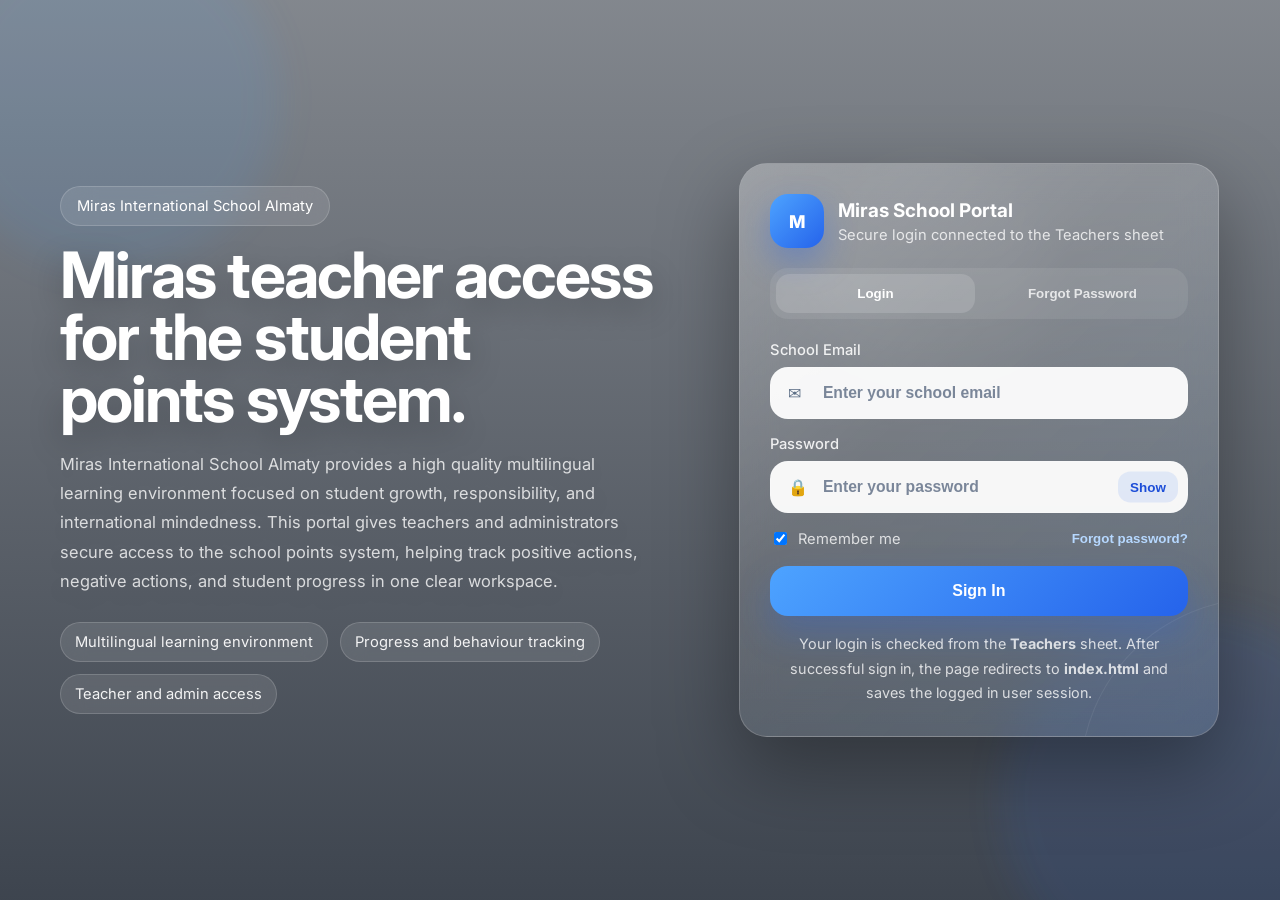
<file: index.html>
<!DOCTYPE html>
<html lang="en">
<head>
  <meta charset="UTF-8" />
  <meta name="viewport" content="width=device-width, initial-scale=1.0" />
  <title>Miras Student Points System</title>
  <link rel="preconnect" href="https://fonts.googleapis.com">
  <link rel="preconnect" href="https://fonts.gstatic.com" crossorigin>
  <link href="https://fonts.googleapis.com/css2?family=Inter:wght@400;500;600;700;800&display=swap" rel="stylesheet">
  <link rel="stylesheet" href="style.css" />
</head>
<body>
<div class="app-shell">
  <aside class="sidebar">
    <div class="brand">
      <div class="brand-logo">M</div>
      <div>
        <h1>Miras Points</h1>
        <p>Teacher & Admin Panel</p>
      </div>
    </div>

    <nav class="menu">
      <button class="menu-link active" data-tab="dashboard">Dashboard</button>
      <button class="menu-link" data-tab="students">Students</button>
      <button class="menu-link" data-tab="leaderboard">Leaderboard</button>
      <button class="menu-link" data-tab="history">History</button>
      <button class="menu-link" data-tab="sheets">Google Sheets</button>
    </nav>

    <div class="side-card">
      <h3>How data works</h3>
      <p>Teachers log in with their email and password. The system checks Google Sheets, loads only the allowed classes, and shows only the relevant students.</p>
    </div>
  </aside>

  <main class="main-content">
    <section class="hero-card">
      <div>
        <span class="pill">Miras School Reward System</span>
        <h2>Raise learning standards through discipline, progress tracking, and student growth.</h2>
        <p>This platform helps teachers at Miras School track student behavior through a clear points system. Add rewards, assign penalties, analyze progress, and maintain fair evaluation across all classes. Designed for simplicity, transparency, and effective classroom management.</p>
      </div>
      <div class="hero-stats">
        <div class="small-stat">
          <strong id="teacherNameTop">Not logged in</strong>
          <span>Current teacher</span>
        </div>

        <div class="small-stat pulse-box" id="syncBox">
          <strong id="syncStatus">Waiting for login</strong>
          <span>Google Sheets status</span>
        </div>

        <div class="small-stat">
          <strong>User session</strong>
          <span id="userRoleLabel">Guest</span>
          <button id="logoutBtn" class="btn full" type="button" onclick="logoutUser()" style="margin-top:12px;">
            Logout
          </button>
        </div>
      </div>
    </section>

    <section class="controls-card">
      <div class="control-group">
        <label for="classSelect">Class</label>
        <select id="classSelect"></select>
      </div>

      <div class="control-group grow">
        <label for="searchInput">Search student</label>
        <input id="searchInput" type="text" placeholder="Type student name..." />
      </div>

      <div class="control-group">
        <label for="studentSort">Sort students</label>
        <select id="studentSort">
          <option value="name-asc">Name A-Z</option>
          <option value="name-desc">Name Z-A</option>
          <option value="points-desc">Points High-Low</option>
          <option value="points-asc">Points Low-High</option>
        </select>
      </div>

      <div class="control-group">
        <label for="periodFilter">Period</label>
        <select id="periodFilter">
          <option value="all">All time</option>
          <option value="today">Today</option>
          <option value="week">This week</option>
          <option value="month">This month</option>
        </select>
      </div>
    </section>

    <section class="stats-grid">
      <article class="stat-card">
        <span>Students in view</span>
        <strong id="statStudents">0</strong>
      </article>
      <article class="stat-card">
        <span>Total points</span>
        <strong id="statPoints">0</strong>
      </article>
      <article class="stat-card">
        <span>Average score</span>
        <strong id="statAverage">0</strong>
      </article>
      <article class="stat-card">
        <span>Negative records</span>
        <strong id="statNegative">0</strong>
      </article>
    </section>

    <section class="tab-content active" id="tab-dashboard">
      <div class="content-grid">
        <div class="card">
          <div class="card-head">
            <div>
              <h3>Students</h3>
              <p>Choose a student and assign points</p>
            </div>
          </div>
          <div id="studentGrid" class="student-grid"></div>
        </div>

        <div class="card">
          <div class="card-head">
            <div>
              <h3>Top 3 Leaderboard</h3>
              <p>Competition mode enabled</p>
            </div>
          </div>
          <div id="topThree" class="top-list"></div>
        </div>
      </div>
    </section>

    <section class="tab-content" id="tab-students">
      <div class="card">
        <div class="card-head">
          <div>
            <h3>All Students</h3>
            <p>All available students for the logged-in teacher</p>
          </div>
        </div>
        <div id="studentsTableWrap"></div>
      </div>
    </section>

    <section class="tab-content" id="tab-leaderboard">
      <div class="card">
        <div class="card-head">
          <div>
            <h3>Leaderboard</h3>
            <p>All students ranked by total points</p>
          </div>
        </div>

        <div class="leaderboard-filters" style="display:flex;gap:12px;flex-wrap:wrap;margin-bottom:16px;">
          <div class="control-group" style="min-width:220px;">
            <label for="leaderboardSearch">Search leaderboard</label>
            <input id="leaderboardSearch" type="text" placeholder="Search by name..." />
          </div>

          <div class="control-group" style="min-width:220px;">
            <label for="leaderboardSort">Sort leaderboard</label>
            <select id="leaderboardSort">
              <option value="points-desc">Points High-Low</option>
              <option value="points-asc">Points Low-High</option>
              <option value="name-asc">Name A-Z</option>
              <option value="name-desc">Name Z-A</option>
            </select>
          </div>
        </div>

        <div id="leaderboardTableWrap"></div>
        <div id="leaderboardList"></div>
      </div>
    </section>

    <section class="tab-content" id="tab-history">
      <div class="card">
        <div class="card-head">
          <div>
            <h3>History</h3>
            <p>Each teacher action becomes a new row in Google Sheets</p>
          </div>
        </div>
        <div id="historyList" class="history-list"></div>
      </div>
    </section>

    <section class="tab-content" id="tab-sheets">
      <div class="content-grid two-equal">
        <div class="card">
          <div class="card-head">
            <div>
              <h3>Google Sheets structure</h3>
              <p>Recommended tabs</p>
            </div>
          </div>
          <div class="sheet-tags">
            <span>Students</span>
            <span>Actions</span>
            <span>Teachers</span>
            <span>Logs</span>
            <span>Leaderboard</span>
            <span>Rewards</span>
            <span>RewardLogs</span>
          </div>
          <div class="sheet-explain">
            <h4>How it should work</h4>
            <ol>
              <li>The website loads student names from the <strong>Students</strong> sheet.</li>
              <li>The website loads action names and points from the <strong>Actions</strong> sheet.</li>
              <li>The website loads teacher login and class access from the <strong>Teachers</strong> sheet.</li>
              <li>When a teacher saves an action, the website sends it to Google Apps Script.</li>
              <li>Apps Script writes a new row to the <strong>Logs</strong> sheet.</li>
              <li>The website refreshes leaderboard, totals and filtered time-based views.</li>
            </ol>
          </div>
        </div>

        <div class="card">
          <div class="card-head">
            <div>
              <h3>Access logic</h3>
              <p>Teacher sees only allowed classes</p>
            </div>
          </div>
          <div class="sheet-explain">
            <p><strong>Teachers log in using email and password from the Teachers sheet.</strong></p>
            <p>Each teacher has a <strong>classes</strong> field. Example:</p>
            <ul>
              <li><code>5A,5B,5C</code> means the teacher only sees these classes</li>
              <li><code>ALL</code> means the user is admin and sees all classes</li>
            </ul>
            <p>This means there is no need to choose a teacher manually in the interface.</p>
            <p>The logged-in teacher becomes the source of access rights for students, leaderboard and history.</p>
            <p>Time filters can be used for today, this week, this month and all time analytics.</p>
          </div>
        </div>
      </div>
    </section>
  </main>
</div>

<div class="modal-backdrop hidden" id="modalBackdrop">
  <div class="modal">
    <div class="modal-head">
      <div>
        <h3 id="modalTitle">Manage Points</h3>
        <p id="modalSubtitle">Student details</p>
      </div>
      <div style="display:flex;gap:8px;align-items:center;">
        <button id="closeModal" class="icon-btn" type="button">✕</button>
      </div>
    </div>

    <div class="actions-grid" id="actionsGrid"></div>

    <div class="selected-action-box">
      <span>Selected action</span>
      <strong id="selectedActionLabel">Helped Another Student</strong>
      <b id="selectedActionPoints">+5</b>
    </div>

    <div class="field-block">
      <label for="commentInput">Comment</label>
      <input id="commentInput" type="text" placeholder="Example: helped classmate finish task" />
    </div>

    <div class="modal-actions">
      <button class="btn" id="cancelBtn" type="button">Cancel</button>
      <button class="btn btn-primary" id="saveBtn" type="button">Save and Sync</button>
    </div>
  </div>
</div>

<script src="script.js"></script>
</body>
</html>
</file>
<file: style.css>
:root {
  --bg: #f4f7fb;
  --card: #ffffff;
  --line: #dfe7f1;
  --text: #122033;
  --muted: #66758a;
  --blue: #2f6fff;
  --blue-dark: #1c4ed8;
  --green: #18a957;
  --red: #d84a4a;
  --yellow: #d1a414;
  --shadow: 0 18px 50px rgba(26, 43, 73, 0.08);
  --radius: 24px;
}
* { box-sizing: border-box; }
body {
  margin: 0;
  font-family: "Inter", sans-serif;
  background: linear-gradient(180deg, #eff4fb, #f8fbff);
  color: var(--text);
}
button, input, select { font: inherit; }
.app-shell {
  min-height: 100vh;
  display: grid;
  grid-template-columns: 300px 1fr;
}
.sidebar {
  background: #0f172a;
  color: #fff;
  padding: 24px;
  display: flex;
  flex-direction: column;
  gap: 22px;
}
.brand { display: flex; gap: 14px; align-items: center; }
.brand-logo {
  width: 48px; height: 48px; border-radius: 16px;
  display: grid; place-items: center; font-weight: 800;
  background: linear-gradient(135deg, #60a5fa, #2563eb);
}
.brand h1 { margin: 0; font-size: 1.15rem; }
.brand p { margin: 4px 0 0; color: #b8c5d6; font-size: .88rem; }
.login-box, .side-card {
  background: rgba(255,255,255,.06);
  border: 1px solid rgba(255,255,255,.08);
  border-radius: 20px;
  padding: 16px;
}
.login-box h2, .side-card h3 { margin: 0 0 12px; font-size: 1rem; }
.login-box label { display: block; margin: 10px 0 6px; font-size: .88rem; color: #c9d5e3; }
.login-box input {
  width: 100%; padding: 12px 14px; border-radius: 14px;
  border: 1px solid rgba(255,255,255,.1); background: rgba(255,255,255,.08); color: #fff;
}
.mini-note { margin: 10px 0 0; color: #b8c5d6; font-size: .8rem; line-height: 1.5; }
.menu { display: grid; gap: 8px; }
.menu-link {
  border: 0; background: transparent; color: #c6d2e2; text-align: left;
  padding: 13px 14px; border-radius: 14px; cursor: pointer;
}
.menu-link.active, .menu-link:hover { background: rgba(255,255,255,.08); color: #fff; }
.side-card p { margin: 0; color: #c9d5e3; line-height: 1.6; font-size: .92rem; }
.main-content { padding: 28px; }
.hero-card {
  background: linear-gradient(135deg, #13233c, #214f9d);
  color: #fff; border-radius: 30px; padding: 28px;
  box-shadow: var(--shadow); display: flex; justify-content: space-between; gap: 16px; align-items: start;
}
.pill {
  display: inline-block; padding: 8px 12px; border-radius: 999px;
  background: rgba(255,255,255,.14); font-size: .84rem; margin-bottom: 16px;
}
.hero-card h2 { margin: 0; max-width: 850px; font-size: clamp(1.9rem, 4vw, 3rem); line-height: 1.1; }
.hero-card p { margin: 14px 0 0; color: #d6e3ff; max-width: 720px; line-height: 1.7; }
.hero-stats { display: grid; gap: 12px; min-width: 240px; }
.small-stat {
  background: rgba(255,255,255,.12); border: 1px solid rgba(255,255,255,.12);
  border-radius: 20px; padding: 16px;
}
.small-stat strong { display: block; font-size: 1rem; }
.small-stat span { color: #dce7fb; font-size: .88rem; }
.controls-card, .stats-grid, .content-grid, .card, .tab-content { margin-top: 20px; }
.controls-card {
  display: flex; gap: 14px; background: var(--card); padding: 18px;
  border-radius: 24px; box-shadow: var(--shadow); border: 1px solid var(--line);
}
.control-group { display: grid; gap: 8px; min-width: 180px; }
.control-group.grow { flex: 1; }
.control-group label { color: var(--muted); font-size: .9rem; }
.control-group select, .control-group input, #commentInput {
  width: 100%; padding: 13px 14px; border-radius: 16px; border: 1px solid var(--line); background: #fff;
}
.stats-grid {
  display: grid; grid-template-columns: repeat(4, 1fr); gap: 14px;
}
.stat-card {
  background: var(--card); border-radius: 24px; padding: 22px; box-shadow: var(--shadow); border: 1px solid var(--line);
}
.stat-card span { color: var(--muted); display: block; margin-bottom: 8px; }
.stat-card strong { font-size: 2rem; }
.tab-content { display: none; }
.tab-content.active { display: block; }
.content-grid { display: grid; grid-template-columns: 1.3fr .7fr; gap: 16px; }
.content-grid.two-equal { grid-template-columns: 1fr 1fr; }
.card {
  background: var(--card); border-radius: 28px; padding: 20px; box-shadow: var(--shadow); border: 1px solid var(--line);
}
.card-head { display: flex; justify-content: space-between; align-items: center; gap: 14px; margin-bottom: 16px; }
.card-head h3 { margin: 0; }
.card-head p { margin: 6px 0 0; color: var(--muted); }
.student-grid {
  display: grid; grid-template-columns: repeat(auto-fill, minmax(190px, 1fr)); gap: 14px;
}
.student-card, .leader-item, .history-item, .top-item {
  border: 1px solid var(--line); border-radius: 22px; padding: 16px; background: #fff;
}
.student-card h4, .leader-item h4, .top-item h4 { margin: 0; }
.student-card p, .leader-item p, .top-item p { color: var(--muted); margin: 6px 0 0; }
.points-badge, .level-badge, .mini-badge {
  display: inline-flex; align-items: center; gap: 6px; padding: 8px 10px; border-radius: 999px; font-size: .85rem;
}
.points-badge { background: #eff6ff; color: #214f9d; }
.level-badge { background: #fef3c7; color: #885900; }
.mini-badge.positive { background: #eafaf0; color: #0e8b42; }
.mini-badge.negative { background: #fff1f1; color: #bc2f2f; }
.student-footer, .leader-right { display: flex; justify-content: space-between; align-items: center; margin-top: 14px; gap: 10px; }
.top-list, #leaderboardList, .history-list { display: grid; gap: 12px; }
.btn {
  border: 1px solid var(--line); background: #fff; color: var(--text); cursor: pointer;
  padding: 12px 16px; border-radius: 16px; font-weight: 600;
}
.btn-primary { background: linear-gradient(135deg, var(--blue), var(--blue-dark)); color: #fff; border: 0; }
.full { width: 100%; margin-top: 12px; }
.table { width: 100%; border-collapse: collapse; }
.table th, .table td { text-align: left; padding: 14px 12px; border-bottom: 1px solid var(--line); }
.table th { color: var(--muted); font-weight: 600; }
.sheet-tags { display: flex; flex-wrap: wrap; gap: 10px; }
.sheet-tags span {
  padding: 10px 14px; background: #f2f6fb; border-radius: 999px; border: 1px solid var(--line);
}
.sheet-explain h4 { margin: 18px 0 10px; }
.sheet-explain p, .sheet-explain li { color: #48586d; line-height: 1.7; }
.modal-backdrop {
  position: fixed; inset: 0; background: rgba(10, 16, 28, .52); display: grid; place-items: center; padding: 20px; z-index: 50;
}
.hidden { display: none; }
.modal {
  width: min(820px, 100%); background: #fff; border-radius: 28px; padding: 22px; box-shadow: 0 40px 90px rgba(0,0,0,.22);
}
.modal-head { display: flex; justify-content: space-between; align-items: start; gap: 14px; }
.modal-head h3 { margin: 0; }
.modal-head p { color: var(--muted); margin: 8px 0 0; }
.icon-btn {
  border: 0; background: #f1f5f9; width: 40px; height: 40px; border-radius: 12px; cursor: pointer;
}
.actions-grid {
  display: grid; grid-template-columns: repeat(2, 1fr); gap: 10px; margin-top: 18px;
}
.action-item {
  border: 1px solid var(--line); border-radius: 18px; padding: 14px; cursor: pointer; transition: .2s ease;
}
.action-item.active { border-color: var(--blue); background: #eff6ff; }
.action-item h5 { margin: 0; font-size: .98rem; }
.action-item p { margin: 8px 0 0; color: var(--muted); font-size: .9rem; }
.selected-action-box {
  margin-top: 18px; padding: 16px; border-radius: 20px; background: #f6f9fc; display: grid; gap: 6px;
}
.selected-action-box span { color: var(--muted); }
.selected-action-box strong { font-size: 1.05rem; }
.selected-action-box b { font-size: 1.15rem; }
.field-block { margin-top: 18px; display: grid; gap: 8px; }
.field-block label { color: var(--muted); }
.modal-actions { margin-top: 20px; display: flex; justify-content: end; gap: 10px; }
.pulse-box.synced { animation: pulse 1s ease; }
@keyframes pulse {
  0% { transform: scale(1); }
  50% { transform: scale(1.03); }
  100% { transform: scale(1); }
}
@media (max-width: 1200px) {
  .app-shell { grid-template-columns: 1fr; }
  .sidebar { position: static; }
  .stats-grid { grid-template-columns: repeat(2, 1fr); }
  .content-grid, .content-grid.two-equal { grid-template-columns: 1fr; }
}
@media (max-width: 760px) {
  .main-content { padding: 16px; }
  .controls-card { flex-direction: column; }
  .stats-grid { grid-template-columns: 1fr; }
  .hero-card { flex-direction: column; }
  .actions-grid { grid-template-columns: 1fr; }
}
.category-block {
  margin-bottom: 14px;
}

.category-toggle {
  width: 100%;
  border: 1px solid #dbe4f0;
  background: #f8fbff;
  color: #1e293b;
  border-radius: 16px;
  padding: 16px 18px;
  display: flex;
  align-items: center;
  justify-content: space-between;
  cursor: pointer;
  font-size: 15px;
  font-weight: 700;
  transition: all 0.2s ease;
}

.category-toggle:hover {
  background: #eef5ff;
  border-color: #b8cffc;
}

.category-toggle.active {
  background: #eaf2ff;
  border-color: #7aa7ff;
}

.category-title {
  text-align: left;
}

.category-icon {
  font-size: 22px;
  font-weight: 500;
  line-height: 1;
}

.category-dropdown {
  display: none;
  padding: 12px 8px 4px;
}

.category-dropdown.open {
  display: block;
}

.action-item {
  border: 1px solid #dbe4f0;
  background: #ffffff;
  border-radius: 14px;
  padding: 14px 16px;
  margin-bottom: 10px;
  cursor: pointer;
  transition: all 0.2s ease;
}

.action-item:hover {
  border-color: #8cb4ff;
  box-shadow: 0 6px 20px rgba(37, 99, 235, 0.08);
}

.action-item.active {
  border-color: #4f86ff;
  background: #eef4ff;
  box-shadow: 0 0 0 2px rgba(79, 134, 255, 0.12);
}

.action-item-top {
  display: flex;
  justify-content: space-between;
  gap: 12px;
  align-items: flex-start;
}

.action-item h5 {
  margin: 0;
  font-size: 15px;
  line-height: 1.35;
  color: #0f172a;
  flex: 1;
}

.action-item p {
  margin: 8px 0 0;
  font-size: 13px;
  color: #64748b;
}

.action-points {
  white-space: nowrap;
  font-size: 13px;
  font-weight: 700;
  padding: 6px 10px;
  border-radius: 999px;
}

.action-points.positive {
  background: #e8f7ec;
  color: #15803d;
}

.action-points.negative {
  background: #fdeaea;
  color: #b91c1c;
}
</file>
